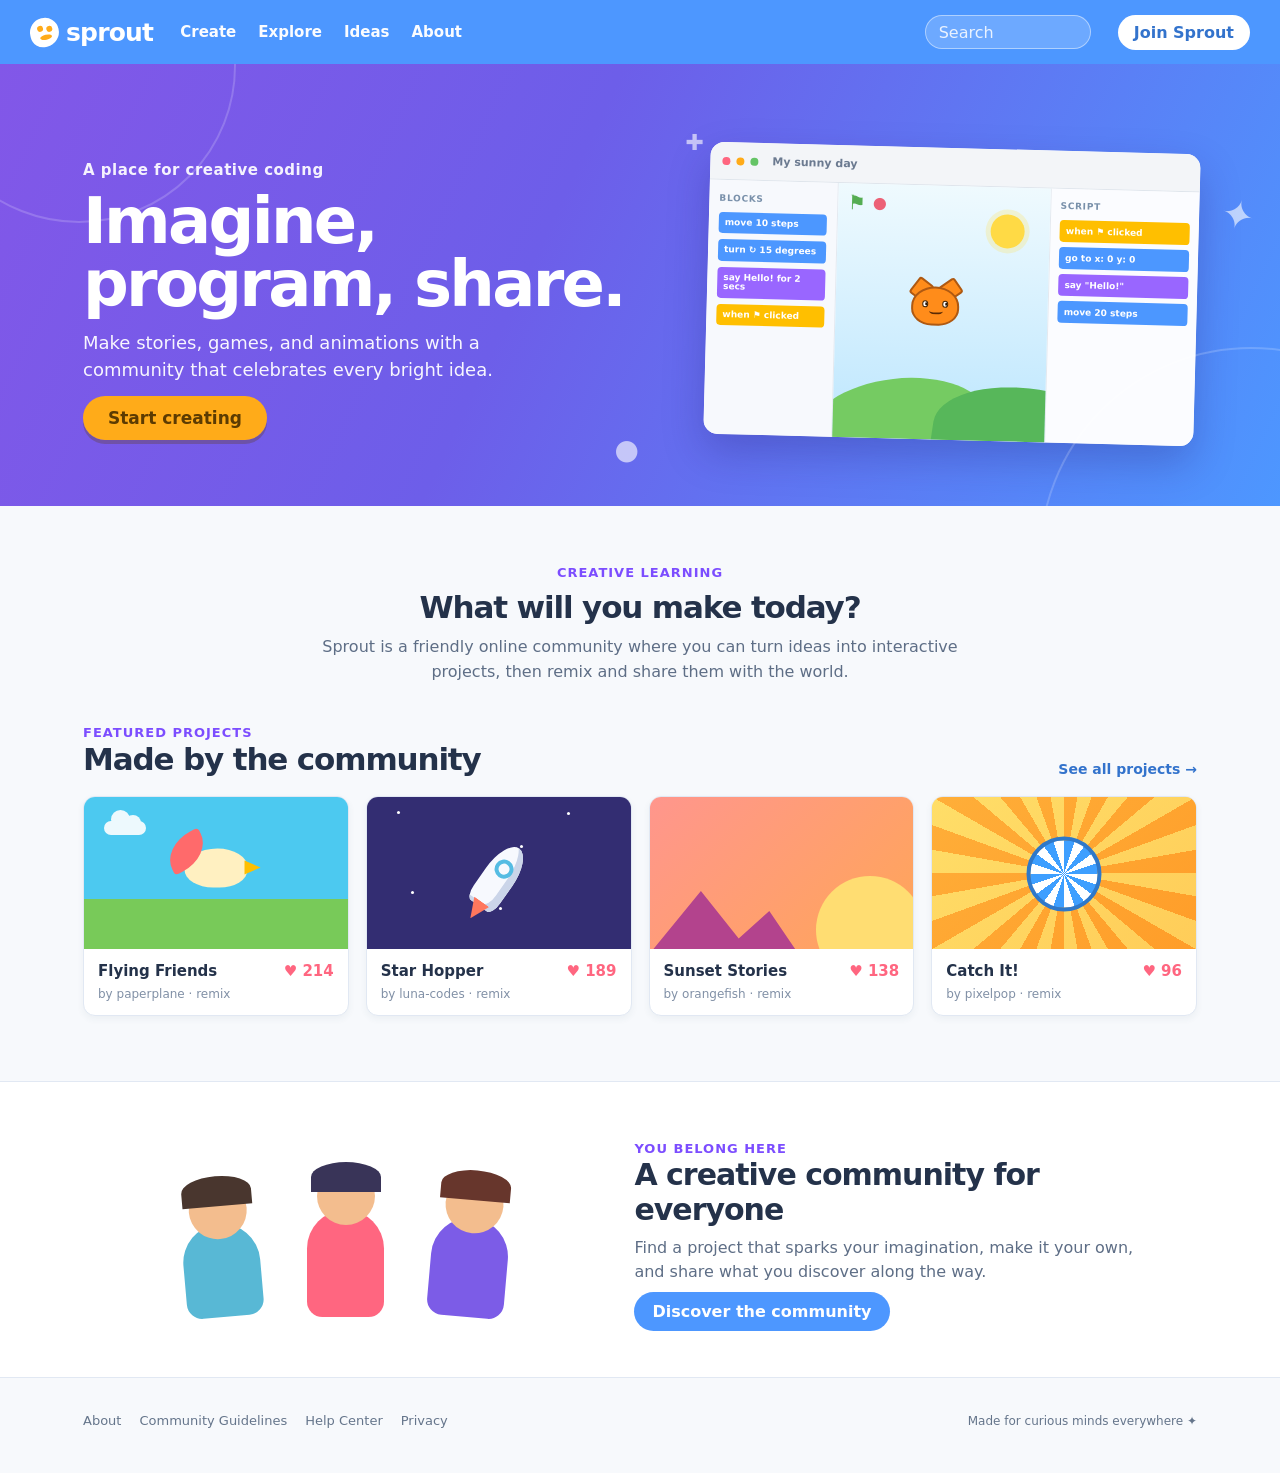
<file: scratch-inspired/index.html>
<!doctype html>
<html lang="en">
<head>
  <meta charset="utf-8">
  <meta name="viewport" content="width=device-width, initial-scale=1">
  <meta name="theme-color" content="#4d97ff">
  <title>Sprout — Make, play, share</title>
  <style>
    :root {
      --blue: #4d97ff;
      --blue-deep: #3373cc;
      --purple: #7c4dff;
      --ink: #24324a;
      --orange: #ffab19;
      --coral: #ff6680;
      --green: #65c466;
      --page: #f7f9fc;
      --line: #e1e8f3;
    }
    * { box-sizing: border-box; }
    html { scroll-behavior: smooth; }
    body { margin: 0; color: var(--ink); background: var(--page); font-family: "Avenir Next", "Nunito", system-ui, -apple-system, BlinkMacSystemFont, "Segoe UI", sans-serif; }
    button, input { font: inherit; }
    a { color: inherit; text-decoration: none; }
    .topbar { min-height: 64px; background: var(--blue); color: #fff; display: flex; align-items: center; padding: 0 max(24px, calc((100vw - 1220px) / 2)); gap: 27px; position: relative; z-index: 5; }
    .brand { display: inline-flex; align-items: center; font-size: 25px; font-weight: 900; letter-spacing: -.8px; white-space: nowrap; }
    .brand-mark { width: 29px; height: 29px; background: #fff; border-radius: 50% 48% 52% 44%; margin-right: 7px; position: relative; transform: rotate(-13deg); }
    .brand-mark:before, .brand-mark:after { content: ""; position: absolute; background: var(--orange); border-radius: 50%; }
    .brand-mark:before { width: 6px; height: 6px; left: 8px; top: 7px; box-shadow: 9px 2px 0 var(--orange); }
    .brand-mark:after { width: 12px; height: 5px; left: 9px; top: 17px; }
    nav { display: flex; gap: 22px; align-items: center; font-size: 15px; font-weight: 700; flex: 1; }
    nav a { opacity: .98; }
    nav a:hover { text-decoration: underline; text-underline-offset: 5px; }
    .search { background: rgba(255,255,255,.18); border: 1px solid rgba(255,255,255,.45); border-radius: 22px; height: 34px; width: 166px; color: white; outline: none; padding: 0 13px; }
    .search::placeholder { color: rgba(255,255,255,.85); }
    .join { background: #fff; color: var(--blue-deep); border: none; border-radius: 18px; font-weight: 900; padding: 8px 16px; cursor: pointer; }
    .menu-button { display:none; margin-left:auto; background:transparent; border:0; color:#fff; font-size:26px; cursor:pointer; }
    .hero { background: linear-gradient(115deg, #8257e8 0%, #6d5ee9 42%, #4d97ff 100%); overflow: hidden; position: relative; min-height: 442px; }
    .hero:before, .hero:after { content:""; position:absolute; border: 2px solid rgba(255,255,255,.18); border-radius:50%; }
    .hero:before { width: 310px; height: 310px; top:-155px; left:-78px; }
    .hero:after { width: 420px; height: 420px; right:-183px; bottom:-265px; }
    .hero-inner { max-width: 1170px; min-height: 442px; margin: auto; padding: 63px 28px 45px; display: grid; grid-template-columns: 1.08fr .92fr; gap: 48px; align-items: center; position: relative; }
    .hero-copy { color:#fff; z-index:1; }
    .hero-kicker { display:inline-block; color:rgba(255,255,255,.92); font-size:15px; font-weight:800; letter-spacing:.5px; margin-bottom:11px; }
    h1 { margin: 0 0 14px; max-width: 600px; font-size: clamp(42px, 5vw, 65px); line-height: .98; letter-spacing:-2.7px; }
    .hero-copy p { max-width: 485px; font-size: 18px; line-height: 1.5; margin: 0 0 25px; color: rgba(255,255,255,.94); }
    .cta { border: none; border-radius: 24px; padding: 12px 25px; background: var(--orange); color: #5c3b02; box-shadow: 0 4px 0 rgba(91,58,2,.28); font-size: 17px; font-weight: 900; cursor:pointer; transition: transform .16s, box-shadow .16s; }
    .cta:hover { transform: translateY(-2px); box-shadow: 0 6px 0 rgba(91,58,2,.23); }
    .editor { background: white; border-radius: 14px; height: 292px; padding: 0; box-shadow: 0 18px 40px rgba(36,27,117,.27); overflow:hidden; transform: rotate(1.5deg); position:relative; }
    .editor-top { height:38px; background:#f3f5f8; display:flex; align-items:center; padding:0 12px; gap:6px; border-bottom:1px solid #dfe5ec; }
    .dot { width:8px; height:8px; border-radius:50%; background:#ff6680; } .dot:nth-child(2){background:#ffab19}.dot:nth-child(3){background:#65c466}
    .project-name { margin-left:8px; color:#6b7a90; font-size:11px; font-weight:800; }
    .editor-main { display:grid; grid-template-columns: .75fr 1.24fr .87fr; height:254px; }
    .block-panel { background:#f7f9fd; padding:13px 10px; border-right:1px solid #e4e9f0; }
    .mini-title { font-size:9px; font-weight:900; text-transform:uppercase; color:#7990aa; letter-spacing:.7px; margin: 0 0 9px; }
    .block { color:#fff; font-size:9px; font-weight:800; margin:6px 0; padding:6px 6px; border-radius:4px; line-height:1.05; }
    .motion { background:#4c97ff; }.looks {background:#9966ff}.events{background:#ffbf00}.control{background:#ffab19}
    .stage { padding:10px; position:relative; background:linear-gradient(#effafe,#bce6fe); overflow:hidden; }
    .flag { color:#55ad52; font-size:20px; position:absolute; left:10px; top:7px; }.stop { color:#ec6176; font-size:16px; position:absolute; left:35px; top:9px; }
    .sun { width:34px;height:34px;border-radius:50%;background:#ffda45;position:absolute;right:25px;top:27px;box-shadow:0 0 0 5px rgba(255,218,69,.23); }
    .hill { position:absolute; bottom:-35px; left:-24px; width:180px; height:95px; border-radius:50% 50% 0 0; background:#75cb62; transform:rotate(-8deg); }.hill.two{left:100px;bottom:-42px;background:#57b75a;transform:rotate(7deg);width:200px;}
    .sprite { position:absolute; left:47%; top:47%; transform:translate(-50%,-50%); width:63px; height:50px; }
    .cat-head { position:absolute; width:48px;height:39px;left:7px;top:7px;background:#ff8c1a;border-radius:50% 50% 43% 43%;border:2px solid #af5911; }
    .ear {position:absolute;width:18px;height:20px;background:#ff8c1a;border:2px solid #af5911;transform:rotate(36deg);top:0;left:8px;border-radius:3px;}.ear.r{left:37px;transform:rotate(54deg)}
    .eye {position:absolute;width:6px;height:7px;background:#fff;border:1px solid #472604;border-radius:50%;top:21px;left:18px;z-index:1}.eye.r{left:38px}.pupil{width:2px;height:3px;border-radius:50%;background:#281202;position:absolute;top:1px;left:2px}.smile{position:absolute;width:14px;height:7px;border-bottom:2px solid #592a05;border-radius:50%;left:25px;top:28px;z-index:1}
    .code { padding:12px 9px; background:#fbfcff; border-left:1px solid #e4e9f0; }.code-block{font-size:9px;color:white;border-radius:4px;padding:6px;margin:5px 0;font-weight:800}.yellow{background:#ffbf00}.blue{background:#4c97ff}.purple{background:#9966ff}
    .float-shape { position:absolute; color:rgba(255,255,255,.62); font-size:40px; font-weight:900; z-index:0; animation: drift 6s ease-in-out infinite; }.shape-one{right:2%;top:29%;transform:rotate(15deg)}.shape-two{left:48%;bottom:9%;font-size:28px;animation-delay:-2s}.shape-three{right:45%;top:15%;font-size:22px;animation-delay:-4s}
    @keyframes drift{50%{translate:0 -10px;rotate:8deg}}
    .intro { max-width:750px; margin: 0 auto; text-align:center; padding:56px 24px 37px; }.eyebrow { color:var(--purple);font-size:13px;font-weight:900;letter-spacing:1px;text-transform:uppercase; }.intro h2,.section-heading h2 { font-size:31px;letter-spacing:-1.15px;margin:8px 0 10px; }.intro p { color:#5e6e86;line-height:1.55;margin:0;font-size:16px; }
    .projects { max-width:1170px; margin:0 auto; padding:0 28px 65px; }.section-heading { display:flex;align-items:end;justify-content:space-between;margin-bottom:19px; }.section-heading h2 { margin:0; }.all-link { color:var(--blue-deep);font-size:14px;font-weight:900; }.all-link:hover{text-decoration:underline}
    .cards { display:grid;grid-template-columns:repeat(4,1fr);gap:17px; }
    .card { background:#fff;border:1px solid var(--line);border-radius:12px;overflow:hidden;box-shadow:0 3px 7px rgba(55,77,108,.06); transition:transform .16s,box-shadow .16s; cursor:pointer; }.card:hover{transform:translateY(-5px);box-shadow:0 12px 22px rgba(55,77,108,.12)}
    .project-art { height:152px;position:relative;overflow:hidden; }.art-one{background:linear-gradient(#4cc9f0 0 67%,#78ca59 67%)}.art-two{background:#332d72}.art-three{background:linear-gradient(135deg,#ff968d,#ffa657)}.art-four{background:linear-gradient(135deg,#ffd75d,#ff9d29)}
    .cloud { position:absolute;width:42px;height:14px;border-radius:20px;background:#fff;left:20px;top:24px;opacity:.9; }.cloud:before,.cloud:after{content:"";position:absolute;border-radius:50%;background:#fff}.cloud:before{width:19px;height:19px;left:7px;bottom:6px}.cloud:after{width:16px;height:16px;right:5px;bottom:4px}
    .rocket{position:absolute;left:50%;top:50%;width:32px;height:70px;background:#f7f9fe;border-radius:60% 60% 24% 24%;transform:translate(-50%,-44%) rotate(35deg);box-shadow:inset -8px -4px 0 #cbd5e9}.rocket:before{content:"";position:absolute;width:11px;height:11px;border-radius:50%;border:4px solid #55bce3;left:6px;top:16px}.rocket:after{content:"";position:absolute;width:18px;height:20px;background:#ff775d;bottom:-15px;left:7px;clip-path:polygon(50% 100%,0 0,100% 0)}
    .space-dot{position:absolute;width:3px;height:3px;border-radius:50%;background:white;box-shadow:30px 14px white,100px -13px white,153px 48px white,44px 94px white,132px 110px white,200px 15px white}
    .sunset{position:absolute;width:108px;height:108px;border-radius:50%;background:#ffdd72;right:-11px;bottom:-35px}.mountain{position:absolute;width:180px;height:95px;bottom:-26px;left:-17px;background:#b3438d;clip-path:polygon(0 100%,38% 12%,59% 62%,76% 33%,100% 100%)}
    .bird{position:absolute;left:50%;top:47%;width:63px;height:39px;background:#fff0c1;border-radius:55% 50% 47% 48%;transform:translate(-50%,-50%)}.bird:before{content:"";position:absolute;width:42px;height:32px;background:#ff6a6b;border-radius:80% 10% 80% 10%;left:-19px;top:-13px;transform:rotate(-28deg)}.bird:after{content:"";position:absolute;border-left:16px solid #ffbf00;border-top:7px solid transparent;border-bottom:7px solid transparent;right:-13px;top:12px}
    .sunburst{position:absolute;inset:-100px;background:repeating-conic-gradient(#ff9d29 0 10deg,#ffe16d 10deg 20deg);opacity:.7}.ball{position:absolute;left:50%;top:51%;transform:translate(-50%,-50%);width:75px;height:75px;border-radius:50%;background:repeating-conic-gradient(#3e9fff 0 18deg,#fff 18deg 36deg);border:4px solid #2f78c9}
    .card-info{padding:13px 14px 14px}.card-info h3{font-size:15px;margin:0 0 7px}.byline{font-size:12px;color:#8190a6;margin:0}.heart{float:right;color:var(--coral);font-weight:800}
    .community { background:white;border-top:1px solid var(--line);border-bottom:1px solid var(--line);padding:56px 28px; }.community-inner{max-width:1050px;margin:auto;display:grid;grid-template-columns:1fr 1.15fr;gap:58px;align-items:center}.people{display:flex;align-items:end;justify-content:center;height:175px;position:relative}.person{position:absolute;width:77px;height:107px;border-radius:45px 45px 18px 18px;background:var(--coral);bottom:0}.person:before{content:"";position:absolute;width:58px;height:58px;border-radius:50%;background:#f3bd8e;top:-43px;left:10px}.person:after{content:"";position:absolute;width:70px;height:30px;border-radius:55% 55% 0 0;background:#393458;top:-48px;left:4px}.person.one{left:15%;height:93px;background:#58b8d5;transform:rotate(-5deg)}.person.two{z-index:2;background:#ff6680}.person.three{right:15%;height:99px;background:#7c5ce7;transform:rotate(5deg)}.person.three:after{background:#67362c}.person.one:after{background:#49362e}
    .community-copy h2{font-size:30px;letter-spacing:-1px;margin:0 0 9px}.community-copy p{color:#5e6e86;line-height:1.55;margin:0 0 17px}.small-cta{background:var(--blue);color:#fff;border:0;border-radius:20px;padding:10px 18px;font-weight:900;cursor:pointer}
    footer{max-width:1170px;margin:auto;padding:35px 28px 45px;color:#65758b;font-size:13px;display:flex;gap:18px;justify-content:space-between;align-items:center}.footer-links{display:flex;gap:18px;flex-wrap:wrap}.footer-links a:hover{text-decoration:underline}.license{font-size:12px}
    .modal-backdrop { position:fixed;inset:0;background:rgba(26,37,62,.47);display:none;align-items:center;justify-content:center;z-index:10;padding:22px; }.modal-backdrop.open{display:flex}.modal{width:min(430px,100%);background:white;border-radius:18px;padding:30px;text-align:center;box-shadow:0 24px 60px rgba(18,30,57,.33);position:relative}.close{position:absolute;right:13px;top:10px;background:transparent;border:0;font-size:25px;color:#68778d;cursor:pointer}.modal h2{margin:0 0 8px;font-size:27px}.modal p{margin:0 0 19px;color:#63738a;line-height:1.45}.modal input{width:100%;border:1px solid #cad5e4;border-radius:8px;padding:12px;margin-bottom:11px;outline-color:var(--blue)}.modal .cta{width:100%;box-shadow:none}
    @media(max-width:760px){.topbar{padding:0 20px;min-height:57px}.topbar nav,.search,.join{display:none}.menu-button{display:block}.topbar.menu-open{align-items:flex-start;padding-top:14px;flex-wrap:wrap}.topbar.menu-open nav{display:flex;order:3;flex-basis:100%;padding:6px 0 15px;flex-wrap:wrap;gap:13px}.hero-inner{grid-template-columns:1fr;padding:54px 25px 42px;gap:35px}.editor{max-width:430px;width:100%;margin:auto}.hero{min-height:unset}.cards{grid-template-columns:repeat(2,1fr)}.community-inner{grid-template-columns:1fr;gap:29px}.people{order:2}.community-copy{text-align:center}.section-heading h2,.intro h2{font-size:26px}footer{align-items:flex-start;flex-direction:column}.float-shape{display:none}}
    @media(max-width:410px){.cards{grid-template-columns:1fr}.project-art{height:170px}.brand{font-size:23px}}
  </style>
</head>
<body>
  <header class="topbar" id="topbar">
    <a class="brand" href="index.html" aria-label="Sprout home"><span class="brand-mark"></span>sprout</a>
    <nav aria-label="Main navigation"><a href="editor.html">Create</a><a href="explore.html">Explore</a><a href="about.html">Ideas</a><a href="about.html">About</a></nav>
    <input class="search" aria-label="Search projects" placeholder="Search">
    <a class="join" href="editor.html">Join Sprout</a>
    <button class="menu-button" aria-label="Open menu" aria-expanded="false" id="menu">☰</button>
  </header>

  <main id="home">
    <section class="hero">
      <span class="float-shape shape-one">✦</span><span class="float-shape shape-two">●</span><span class="float-shape shape-three">✚</span>
      <div class="hero-inner">
        <div class="hero-copy">
          <span class="hero-kicker">A place for creative coding</span>
          <h1>Imagine, program, share.</h1>
          <p>Make stories, games, and animations with a community that celebrates every bright idea.</p>
          <a class="cta" href="editor.html">Start creating</a>
        </div>
        <div class="editor" aria-label="A playful coding editor illustration">
          <div class="editor-top"><span class="dot"></span><span class="dot"></span><span class="dot"></span><span class="project-name">My sunny day</span></div>
          <div class="editor-main">
            <div class="block-panel"><p class="mini-title">Blocks</p><div class="block motion">move 10 steps</div><div class="block motion">turn ↻ 15 degrees</div><div class="block looks">say Hello! for 2 secs</div><div class="block events">when ⚑ clicked</div></div>
            <div class="stage"><span class="flag">⚑</span><span class="stop">●</span><span class="sun"></span><span class="hill"></span><span class="hill two"></span><div class="sprite"><span class="ear"></span><span class="ear r"></span><span class="cat-head"></span><span class="eye"><i class="pupil"></i></span><span class="eye r"><i class="pupil"></i></span><span class="smile"></span></div></div>
            <div class="code"><p class="mini-title">Script</p><div class="code-block yellow">when ⚑ clicked</div><div class="code-block blue">go to x: 0 y: 0</div><div class="code-block purple">say "Hello!"</div><div class="code-block blue">move 20 steps</div></div>
          </div>
        </div>
      </div>
    </section>

    <section class="intro" id="about"><span class="eyebrow">Creative learning</span><h2>What will you make today?</h2><p>Sprout is a friendly online community where you can turn ideas into interactive projects, then remix and share them with the world.</p></section>

    <section class="projects" id="explore">
      <div class="section-heading"><div><span class="eyebrow">Featured projects</span><h2>Made by the community</h2></div><a class="all-link" href="explore.html">See all projects →</a></div>
      <div class="cards">
        <a class="card" href="editor.html?project=flying"><div class="project-art art-one"><i class="cloud"></i><div class="bird"></div></div><div class="card-info"><h3>Flying Friends <span class="heart">♥ 214</span></h3><p class="byline">by paperplane · remix</p></div></a>
        <a class="card" href="editor.html?project=space"><div class="project-art art-two"><i class="space-dot"></i><div class="rocket"></div></div><div class="card-info"><h3>Star Hopper <span class="heart">♥ 189</span></h3><p class="byline">by luna-codes · remix</p></div></a>
        <a class="card" href="editor.html?project=sunset"><div class="project-art art-three"><div class="sunset"></div><div class="mountain"></div></div><div class="card-info"><h3>Sunset Stories <span class="heart">♥ 138</span></h3><p class="byline">by orangefish · remix</p></div></a>
        <a class="card" href="editor.html?project=catch"><div class="project-art art-four"><div class="sunburst"></div><div class="ball"></div></div><div class="card-info"><h3>Catch It! <span class="heart">♥ 96</span></h3><p class="byline">by pixelpop · remix</p></div></a>
      </div>
    </section>

    <section class="community" id="ideas"><div class="community-inner"><div class="people" aria-hidden="true"><span class="person one"></span><span class="person two"></span><span class="person three"></span></div><div class="community-copy"><span class="eyebrow">You belong here</span><h2>A creative community for everyone</h2><p>Find a project that sparks your imagination, make it your own, and share what you discover along the way.</p><a class="small-cta" href="about.html">Discover the community</a></div></div></section>
  </main>

  <footer><div class="footer-links"><a href="about.html">About</a><a href="about.html#guidelines">Community Guidelines</a><a href="about.html#help">Help Center</a><a href="about.html#privacy">Privacy</a></div><span class="license">Made for curious minds everywhere ✦</span></footer>
  <script>
    const menu = document.getElementById('menu');
    menu.addEventListener('click', () => { const open = document.getElementById('topbar').classList.toggle('menu-open'); menu.setAttribute('aria-expanded', open); menu.textContent = open ? '×' : '☰'; });
  </script>
</body>
</html>
</file>
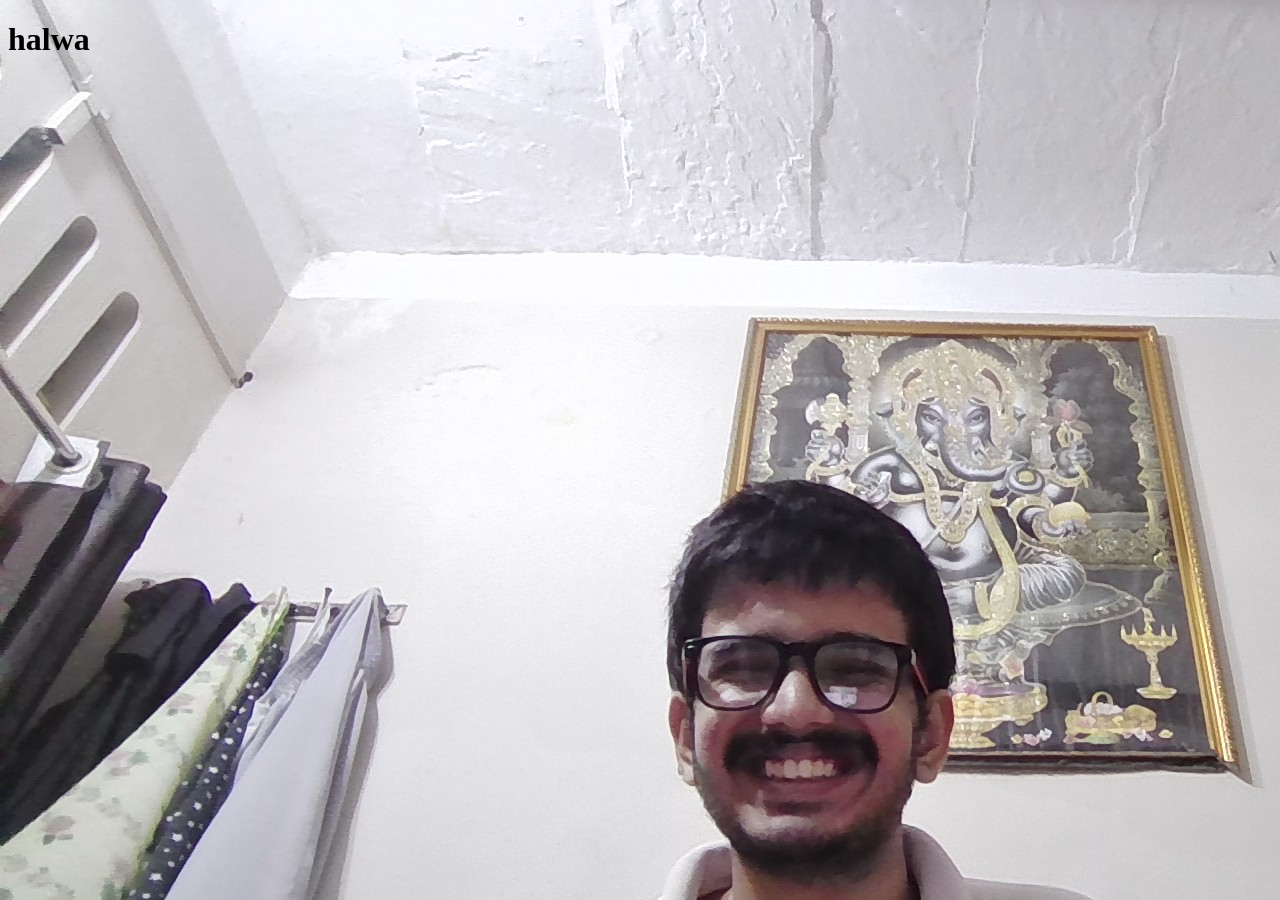
<file: html/backgroung.html>
<!DOCTYPE html>
<html>
    <head>
        <title>
            Kushagra Narayan
        </title>
    </head>
    <body style="background-image: url('WIN_20260717_20_16_58_Pro.jpg');">
        <h1>halwa</h1>
    </body>
</html>
</file>
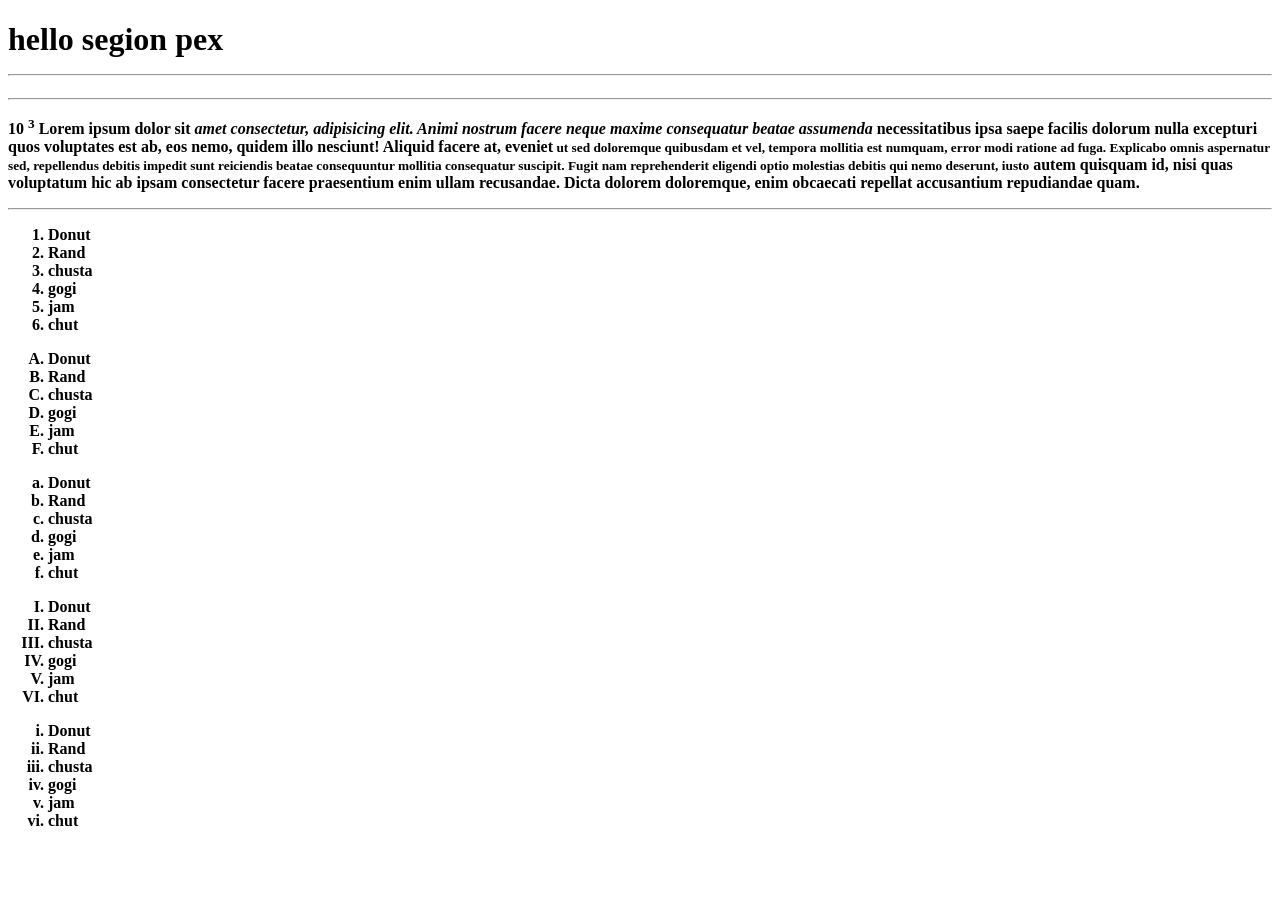
<file: html/chuchi.html>
<!DOCTYPE html>
<html>
    <head>
        <title>
            say gex
        </title>
        <body>
            <h1>
                hello segion pex         <!--nigger-->
            <hr>
            </h1>
            <hr>
        <p><b>
            10 <sup>3</sup> Lorem ipsum dolor sit <i>amet consectetur, adipisicing elit. Animi nostrum facere neque maxime consequatur beatae assumenda </i>necessitatibus ipsa saepe facilis dolorum nulla excepturi quos voluptates est ab, eos nemo, quidem illo nesciunt! Aliquid facere at, eveniet<small> ut sed doloremque quibusdam et vel, tempora mollitia est numquam, error modi ratione ad fuga. Explicabo omnis aspernatur sed, repellendus debitis impedit sunt reiciendis beatae consequuntur mollitia consequatur suscipit. Fugit nam reprehenderit eligendi optio molestias debitis qui nemo deserunt, iusto</small> autem quisquam id, nisi quas voluptatum hic ab ipsam consectetur facere praesentium enim ullam recusandae. Dicta dolorem doloremque, enim obcaecati repellat accusantium repudiandae quam.
        </p>
        <hr>
        <ol>
            <li>Donut</li>
            <li>Rand</li>
            <li>chusta</li>
            <li>gogi</li>
            <li>jam</li>
            <li>chut</li>
        </ol>
        <ol type="A">
            <li>Donut</li>
            <li>Rand</li>
            <li>chusta</li>
            <li>gogi</li>
            <li>jam</li>
            <li>chut</li>
        </ol>
        <ol type="a">
            <li>Donut</li>
            <li>Rand</li>
            <li>chusta</li>
            <li>gogi</li>
            <li>jam</li>
            <li>chut</li>
        </ol>
        <ol type="I">
            <li>Donut</li>
            <li>Rand</li>
            <li>chusta</li>
            <li>gogi</li>
            <li>jam</li>
            <li>chut</li>
        </ol>
        <ol type="i">
            <li>Donut</li>
            <li>Rand</li>
            <li>chusta</li>
            <li>gogi</li>
            <li>jam</li>
            <li>chut</li>
        </ol>

        </body>
    </head>
</file>
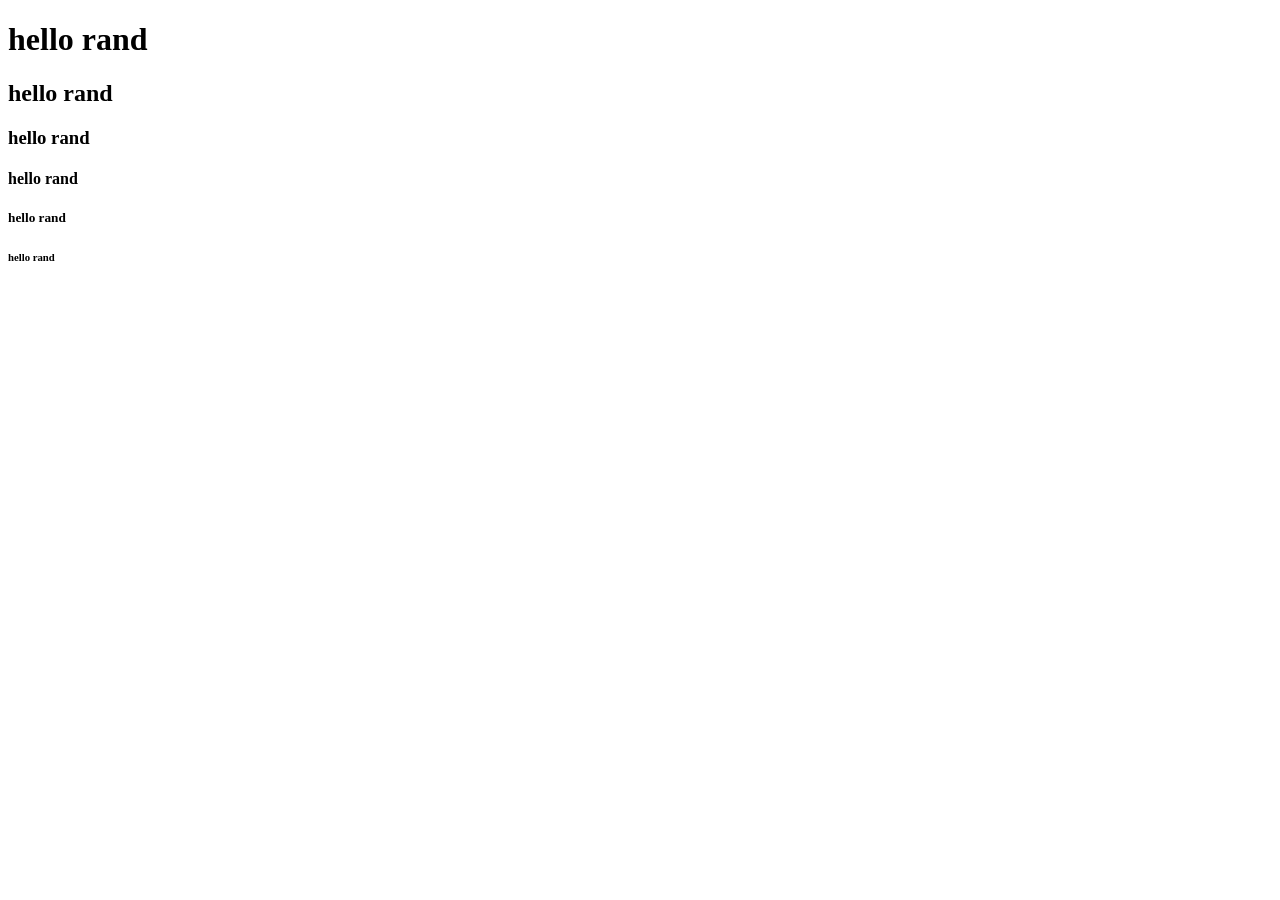
<file: html/GUNNI.html>
<!DOCTYPE html>
<html>
    <head>
        <title>
            rand chuchi
        </title>

    </head>
    <body>
        <h1>
            hello rand
        </h1>
        <h2>
            hello rand
        </h2>
        <h3>
            hello rand
        </h3>
        <h4>
            hello rand
        </h4>
        <h5>
            hello rand
        </h5>
        <h6>
            hello rand 
        </h6>
    </body>
</html>
</file>
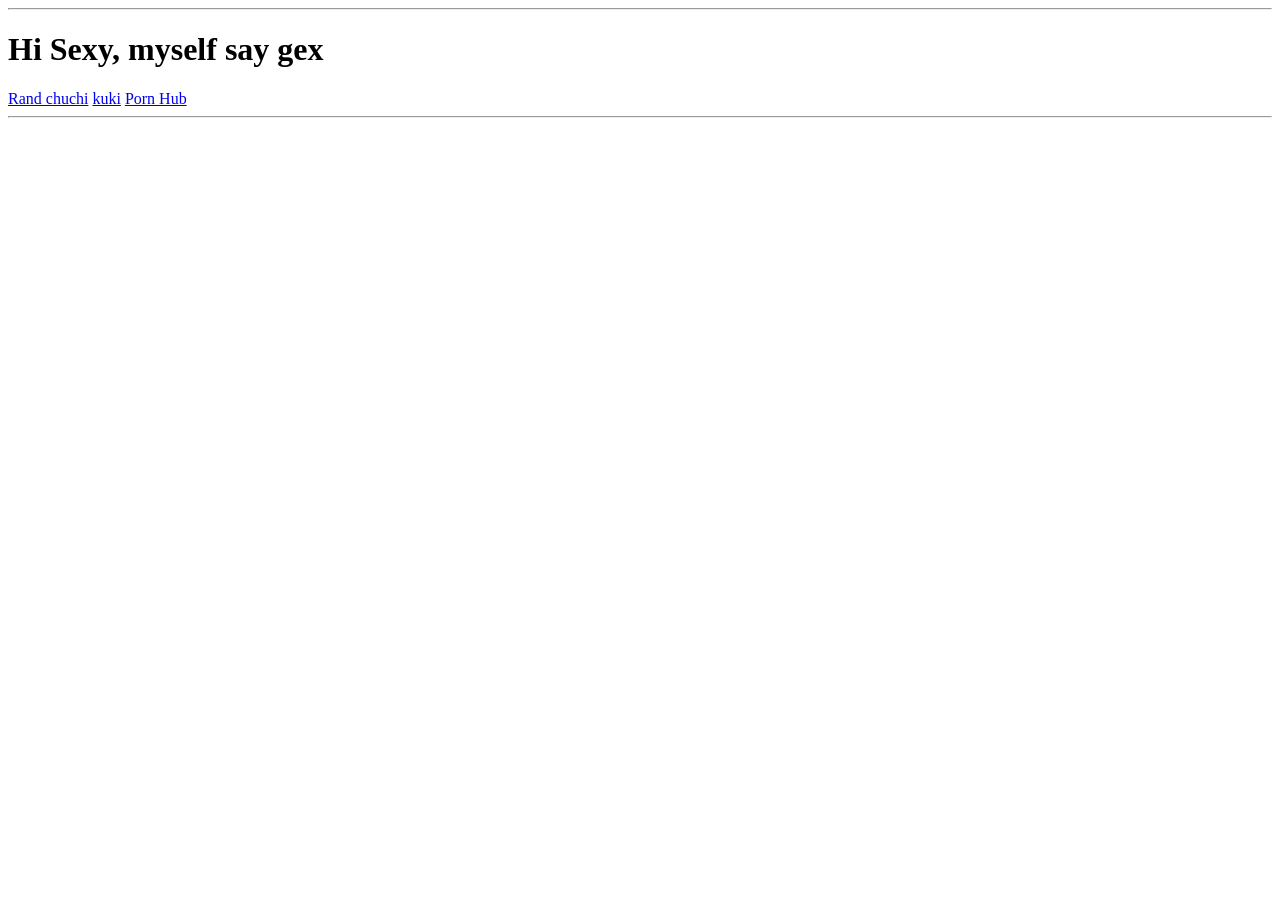
<file: html/hammer.html>
<!DOCTYPE html>
<html>
    <head>
        <title>
            Kushagra Narayan
        </title>
        <body>
            <hr>
            <h1>Hi Sexy, myself say gex</h1>
            <a href="GUNNI.html">Rand chuchi</a>
            <a href="niinii.html" target="_black">kuki</a>
            <a href="https://www.google.com" target="_blank">Porn Hub</a>
            <hr>
       </body>
    </head>
</file>
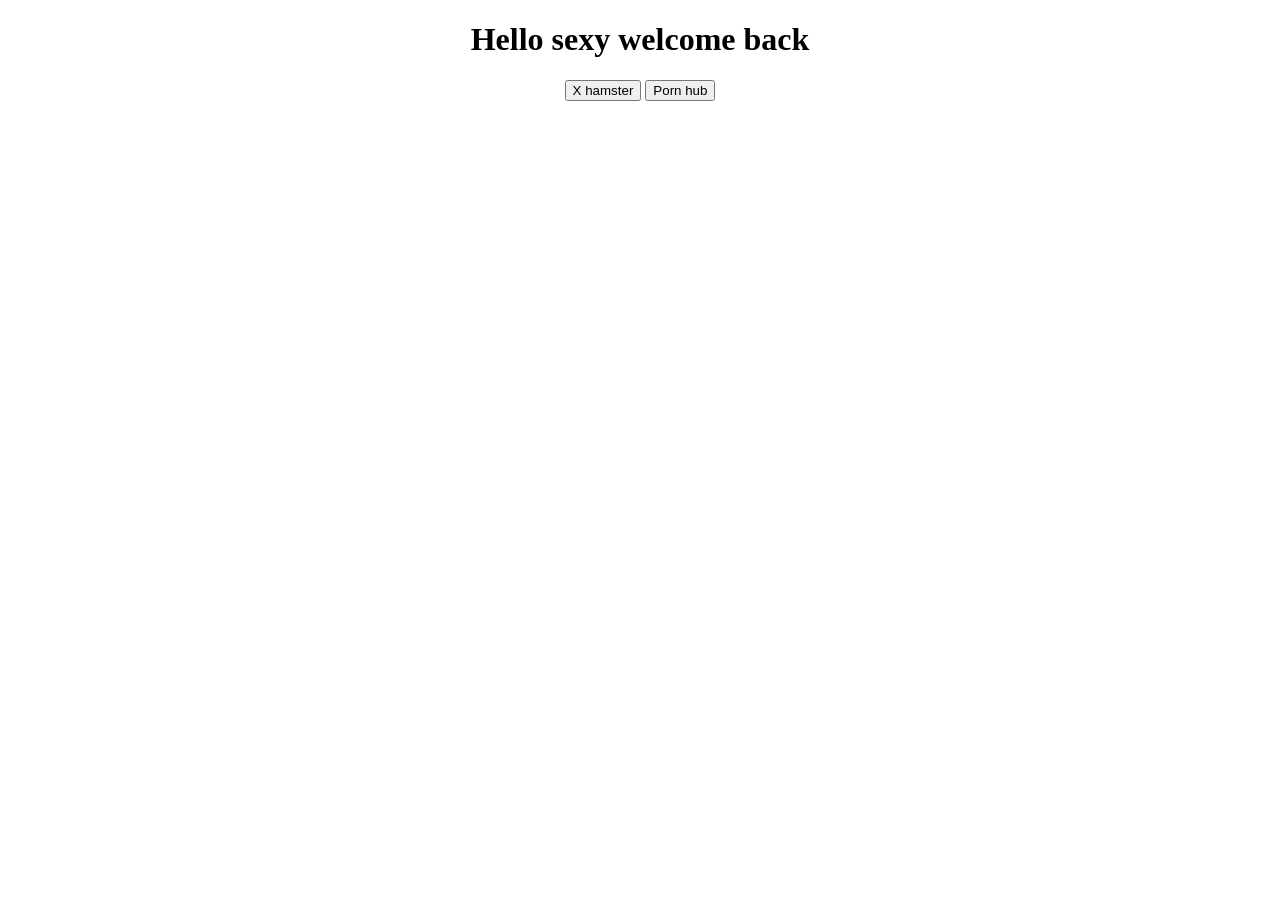
<file: html/paratha.html>
<!DOCTYPE html>
<html>
    <head>
        <title>
            Ninna dog
        </title>
        <style>
            body{
                text-align: center;
            }
        </style>
    </head>
    <body>
        <h1>Hello sexy welcome back</h1>
        <a href="chuchi.html" target="_blank"><button>X hamster</button></a>
        <a href="https://www.google.com" target="_blank"><button>Porn hub</button></a>
    </body>
</html>
</file>
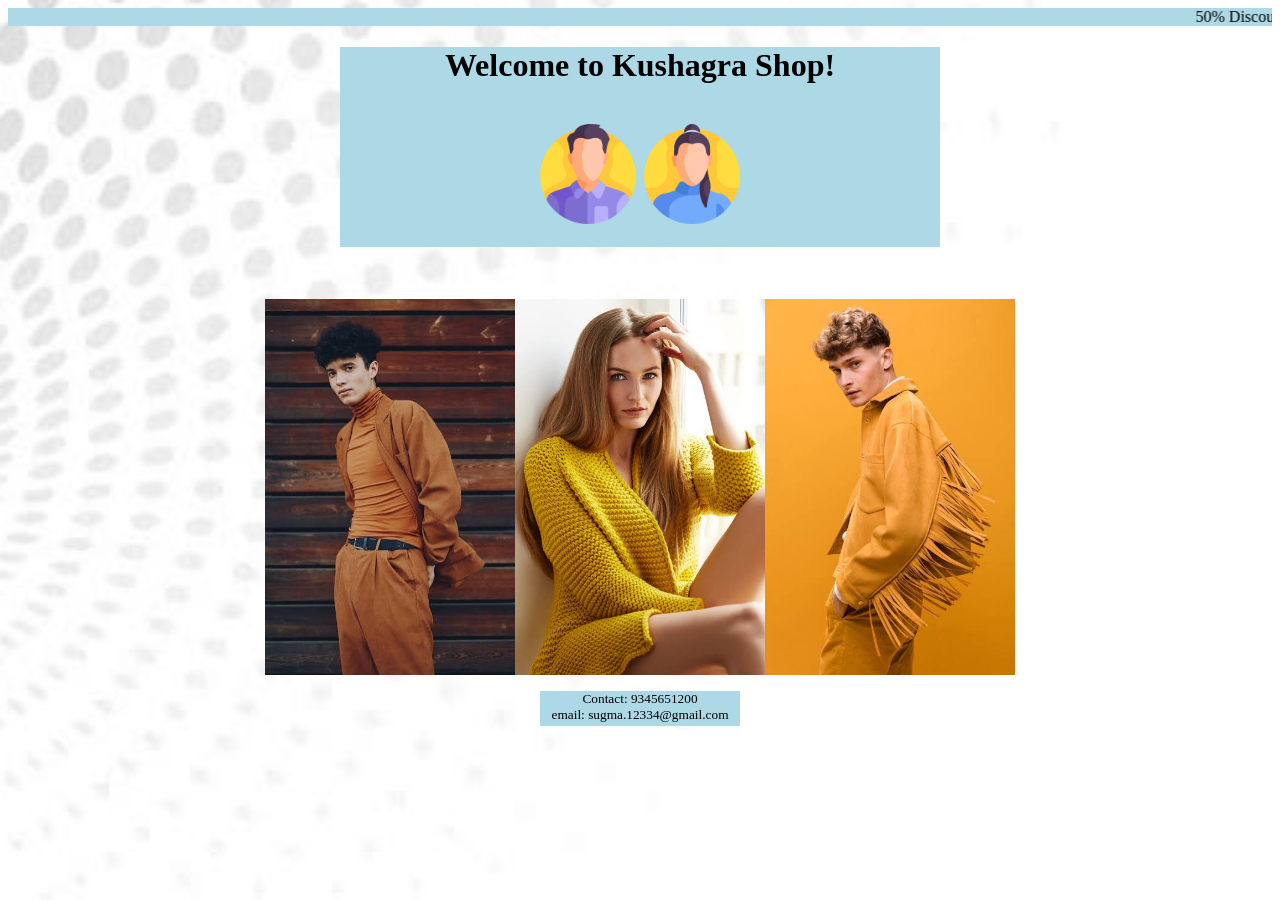
<file: Project/Homepage.html>
<!DOCTYPE>
<html>
    <head>
        <title>
            Hello
        </title>
    </head>
    <body style="background-image: url('images.jpg'); background-size: cover; background-position: center; background-repeat: no repeat;text-align: center;">
        <marquee style="background-color: lightblue;"> 50% Discount on all products on Friday!</marquee>
        <div style="width: 600px; height: 200px; background-color: lightblue; margin: auto;">
            <h1>Welcome to Kushagra Shop!</h1>
            <br>
            <a href="men.html"><img src="man.png" style="width: 100;"></a>
            <a href="women.html"><img src="woman.png" style="width: 100;"></a>
        </div>
        <br>
        <br>
        <figure style="display: flex; justify-content: center;">
            <img src="image1.jpg" style="width: 250px; height: auto;">
            <img src="image2.jpg" style="width: 250px; height: auto;">
            <img src="image3.jpg" style="width: 250px; height: auto;">
        </figure>
        <div style="width: 200px; height: 35px; background-color: lightblue; margin: auto;">
            <small style="text-align: center;">Contact: 9345651200</small><br>
            <small style="text-align: center;">email: sugma.12334@gmail.com</small>
        </div>
    </body>

</html>
</file>
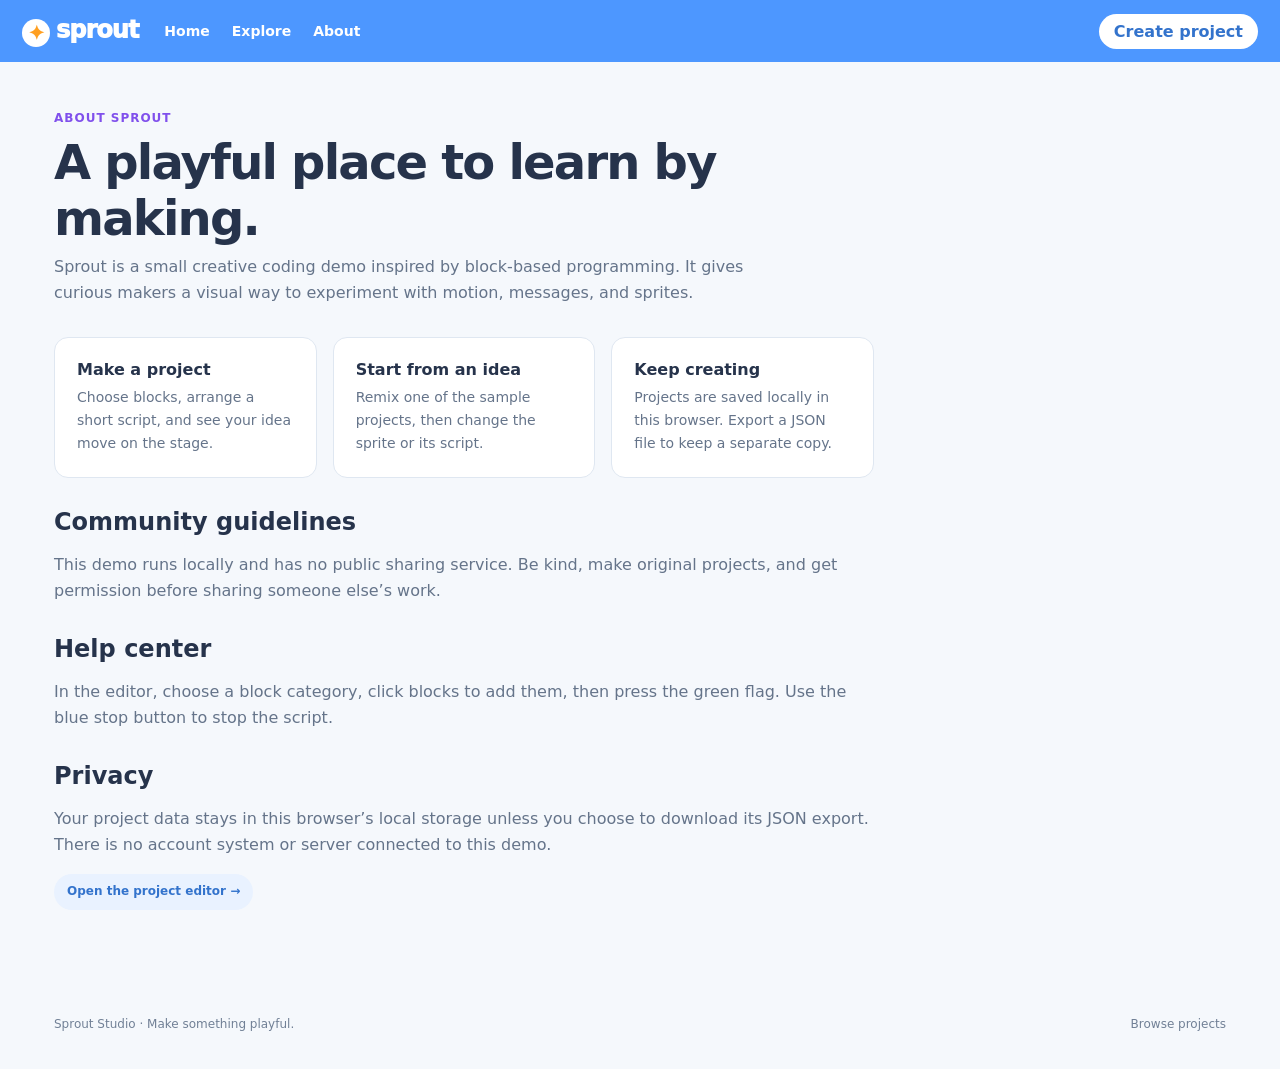
<file: scratch-inspired/about.html>
<!doctype html>
<html lang="en"><head><meta charset="utf-8"><meta name="viewport" content="width=device-width,initial-scale=1"><meta name="theme-color" content="#4d97ff"><title>About Sprout — Creative coding</title><link rel="stylesheet" href="site.css"></head>
<body><header class="site-nav"><a class="site-logo" href="index.html"><span>✦</span>sprout</a><nav class="site-links"><a href="index.html">Home</a><a href="explore.html">Explore</a><a href="about.html">About</a></nav><a class="nav-create" href="editor.html">Create project</a></header>
<main class="page"><div class="simple-content"><span class="page-kicker">About Sprout</span><h1>A playful place to learn by making.</h1><p class="page-lead">Sprout is a small creative coding demo inspired by block-based programming. It gives curious makers a visual way to experiment with motion, messages, and sprites.</p><div class="about-grid"><article class="about-tile"><b>Make a project</b><p>Choose blocks, arrange a short script, and see your idea move on the stage.</p></article><article class="about-tile"><b>Start from an idea</b><p>Remix one of the sample projects, then change the sprite or its script.</p></article><article class="about-tile"><b>Keep creating</b><p>Projects are saved locally in this browser. Export a JSON file to keep a separate copy.</p></article></div><h2 id="guidelines">Community guidelines</h2><p>This demo runs locally and has no public sharing service. Be kind, make original projects, and get permission before sharing someone else’s work.</p><h2 id="help">Help center</h2><p>In the editor, choose a block category, click blocks to add them, then press the green flag. Use the blue stop button to stop the script.</p><h2 id="privacy">Privacy</h2><p>Your project data stays in this browser’s local storage unless you choose to download its JSON export. There is no account system or server connected to this demo.</p><p><a class="remix" href="editor.html">Open the project editor →</a></p></div></main><footer class="site-footer"><span>Sprout Studio · Make something playful.</span><a href="explore.html">Browse projects</a></footer></body></html>
</file>
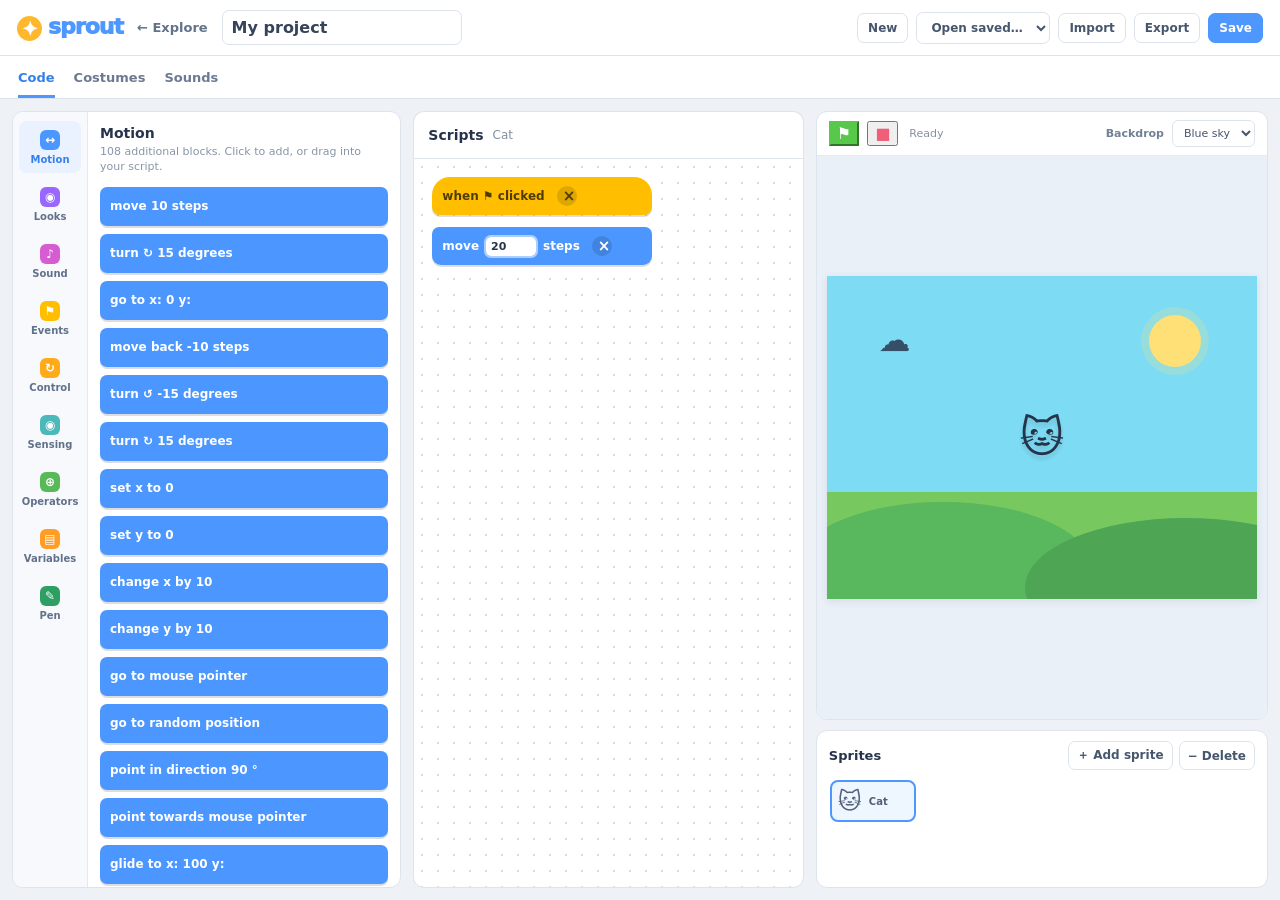
<file: scratch-inspired/editor.html>
<!doctype html>
<html lang="en"><head><meta charset="utf-8"><meta name="viewport" content="width=device-width,initial-scale=1"><meta name="theme-color" content="#4d97ff"><title>Project editor — Sprout Studio</title><link rel="stylesheet" href="site.css"><link rel="stylesheet" href="studio.css"><link rel="stylesheet" href="studio-responsive.css"></head>
<body class="studio-body"><header class="studio-nav"><a class="site-logo" href="index.html"><span>✦</span>sprout</a><a class="studio-back" href="explore.html">← Explore</a><input id="project-title" class="project-title" maxlength="50" aria-label="Project title" value="My project"><div class="studio-actions"><button id="new-button" title="Start a blank project">New</button><select id="saved-select" aria-label="Saved projects"><option value="">Open saved…</option></select><button id="import-button">Import</button><input class="file-input" id="import-file" type="file" accept="application/json,.json"><button id="export-button">Export</button><button id="save-button" class="save-button">Save</button></div></header>
<div class="editor-tabs"><a class="editor-tab active" href="#code">Code</a><a class="editor-tab" href="explore.html">Costumes</a><a class="editor-tab" href="about.html">Sounds</a></div>
<main class="studio-layout" id="code"><section class="code-side" aria-label="Code editor"><div class="category-rail"><button class="category active" data-cat="motion"><span class="category-icon">↔</span>Motion</button><button class="category" data-cat="looks"><span class="category-icon">◉</span>Looks</button><button class="category" data-cat="sound"><span class="category-icon">♪</span>Sound</button><button class="category" data-cat="events"><span class="category-icon">⚑</span>Events</button><button class="category" data-cat="control"><span class="category-icon">↻</span>Control</button><button class="category" data-cat="sensing"><span class="category-icon">◉</span>Sensing</button><button class="category" data-cat="operators"><span class="category-icon">⊕</span>Operators</button><button class="category" data-cat="variables"><span class="category-icon">▤</span>Variables</button><button class="category" data-cat="pen"><span class="category-icon">✎</span>Pen</button></div><div class="toolbox"><h2 id="toolbox-title">Motion</h2><p class="tool-hint">108 additional blocks. Click to add, or drag into your script.</p><div id="palette"></div></div></section>
<section class="script-side"><div class="script-header"><strong>Scripts</strong><span class="sprite-label" id="selected-label">Cat</span></div><div id="workspace" class="script-workspace" aria-label="Script workspace"></div></section>
<section class="right-side"><div class="stage-panel"><div class="stage-toolbar"><button id="run-button" class="green-flag" title="Run script">⚑</button><button id="stop-button" class="stop-button" title="Stop script">■</button><span id="run-state" class="run-state">Ready</span><label for="backdrop-select">Backdrop</label><select id="backdrop-select" aria-label="Choose backdrop"><option value="sky">Blue sky</option><option value="space">Space</option><option value="sunset">Sunset</option><option value="ocean">Ocean</option><option value="custom">Custom</option></select></div><div class="stage-wrap"><div id="stage" class="stage-canvas"><canvas id="pen-layer" class="pen-layer" width="480" height="360"></canvas><span class="stage-cloud">☁</span><span class="stage-sun"></span><span class="stage-hill"></span><span class="stage-hill hill-two"></span><div id="variable-monitors" class="variable-monitors"></div><div id="stage-sprites"></div></div></div></div><div class="sprite-panel"><div class="sprite-panel-top"><strong>Sprites</strong><div class="sprite-actions"><button id="add-sprite">＋ Add sprite</button><button id="delete-sprite" title="Delete selected sprite">− Delete</button></div></div><div id="sprite-list" class="sprite-list"></div></div></section></main><div class="toast" id="toast" role="status"></div><script src="block-library.js"></script><script src="studio.js"></script></body></html>
</file>
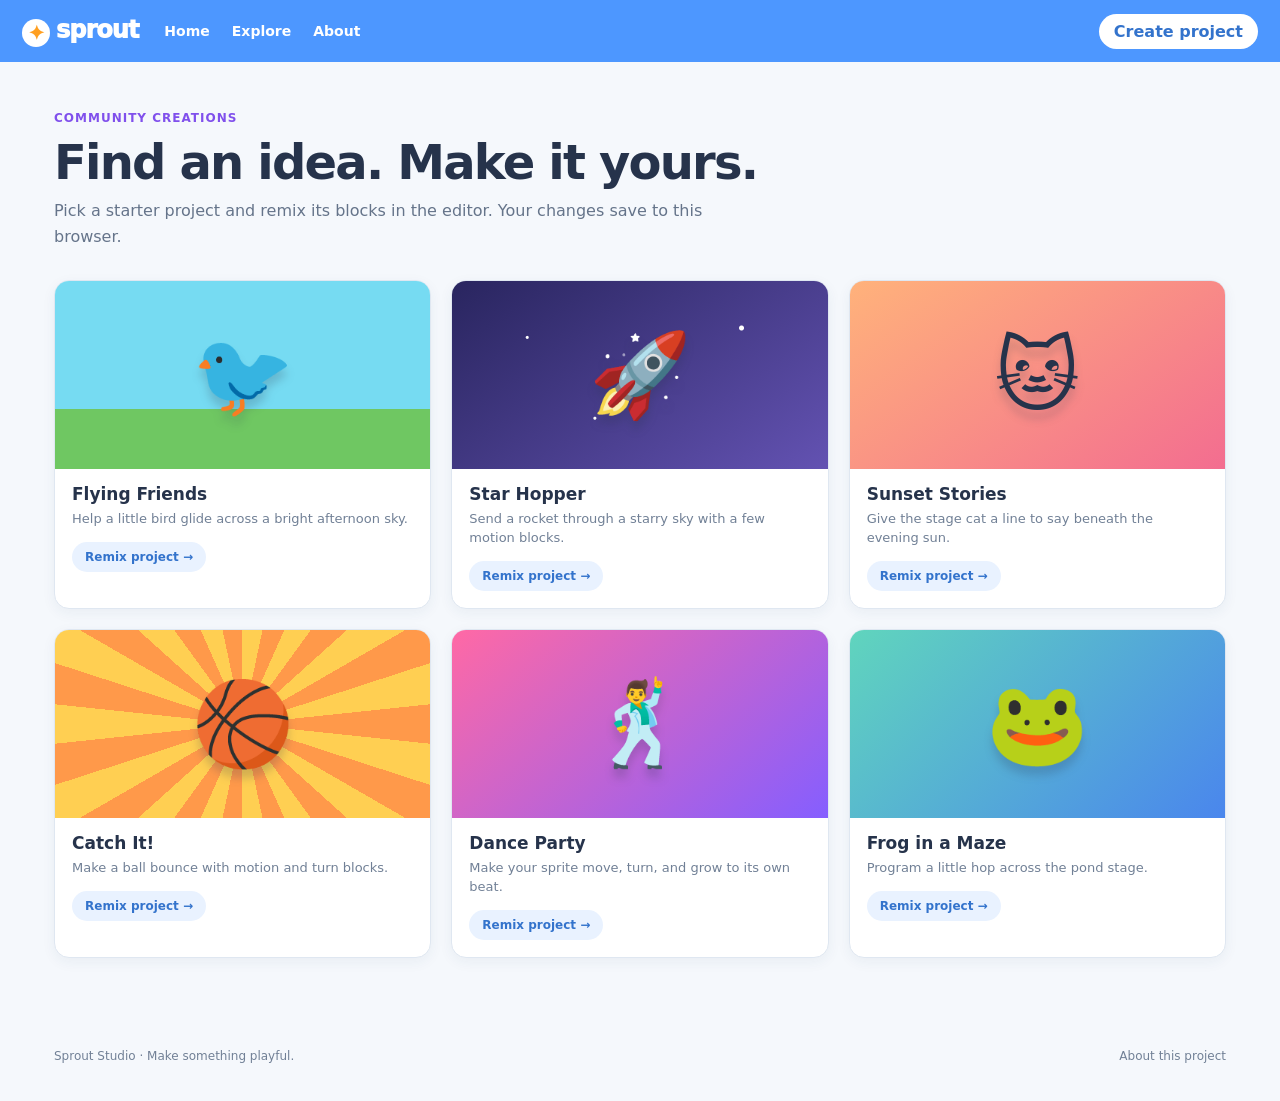
<file: scratch-inspired/explore.html>
<!doctype html>
<html lang="en"><head><meta charset="utf-8"><meta name="viewport" content="width=device-width,initial-scale=1"><meta name="theme-color" content="#4d97ff"><title>Explore projects — Sprout</title><link rel="stylesheet" href="site.css"></head>
<body><header class="site-nav"><a class="site-logo" href="index.html"><span>✦</span>sprout</a><nav class="site-links"><a href="index.html">Home</a><a href="explore.html">Explore</a><a href="about.html">About</a></nav><a class="nav-create" href="editor.html">Create project</a></header>
<main class="page"><span class="page-kicker">Community creations</span><h1>Find an idea. Make it yours.</h1><p class="page-lead">Pick a starter project and remix its blocks in the editor. Your changes save to this browser.</p><section class="project-grid" aria-label="Starter projects">
<article class="project-card"><div class="project-visual visual-flying"><span class="visual-emoji">🐦</span></div><div class="project-card-body"><h2>Flying Friends</h2><p>Help a little bird glide across a bright afternoon sky.</p><a class="remix" href="editor.html?project=flying">Remix project →</a></div></article>
<article class="project-card"><div class="project-visual visual-space"><span class="visual-emoji">🚀</span></div><div class="project-card-body"><h2>Star Hopper</h2><p>Send a rocket through a starry sky with a few motion blocks.</p><a class="remix" href="editor.html?project=space">Remix project →</a></div></article>
<article class="project-card"><div class="project-visual visual-sunset"><span class="visual-emoji">🐱</span></div><div class="project-card-body"><h2>Sunset Stories</h2><p>Give the stage cat a line to say beneath the evening sun.</p><a class="remix" href="editor.html?project=sunset">Remix project →</a></div></article>
<article class="project-card"><div class="project-visual visual-catch"><span class="visual-emoji">🏀</span></div><div class="project-card-body"><h2>Catch It!</h2><p>Make a ball bounce with motion and turn blocks.</p><a class="remix" href="editor.html?project=catch">Remix project →</a></div></article>
<article class="project-card"><div class="project-visual visual-dance"><span class="visual-emoji">🕺</span></div><div class="project-card-body"><h2>Dance Party</h2><p>Make your sprite move, turn, and grow to its own beat.</p><a class="remix" href="editor.html?project=dance">Remix project →</a></div></article>
<article class="project-card"><div class="project-visual visual-maze"><span class="visual-emoji">🐸</span></div><div class="project-card-body"><h2>Frog in a Maze</h2><p>Program a little hop across the pond stage.</p><a class="remix" href="editor.html?project=maze">Remix project →</a></div></article>
</section></main><footer class="site-footer"><span>Sprout Studio · Make something playful.</span><a href="about.html">About this project</a></footer></body></html>
</file>
<file: scratch-inspired/site.css>
:root{--blue:#4d97ff;--blue-dark:#3373cc;--purple:#8050ec;--ink:#26334b;--muted:#718096;--page:#f5f8fc;--line:#dfe7f1;--orange:#ffbd35;--green:#5cbf63}
*{box-sizing:border-box}body{margin:0;background:var(--page);color:var(--ink);font-family:"Avenir Next",Nunito,system-ui,-apple-system,"Segoe UI",sans-serif}a{color:inherit;text-decoration:none}button,input,select{font:inherit}.site-nav{min-height:62px;background:var(--blue);color:#fff;display:flex;align-items:center;gap:26px;padding:0 max(22px,calc((100vw - 1280px)/2));position:relative;z-index:5}.site-logo{font-size:24px;font-weight:950;letter-spacing:-1px;white-space:nowrap}.site-logo span{display:inline-grid;place-items:center;width:28px;height:28px;background:#fff;color:#ff9f20;border-radius:50%;margin-right:6px;font-size:20px;vertical-align:-2px}.site-links{display:flex;align-items:center;gap:22px;font-weight:750;font-size:14px;flex:1}.site-links a:hover{text-decoration:underline;text-underline-offset:5px}.nav-create{background:#fff;color:var(--blue-dark);font-weight:900;padding:8px 15px;border-radius:20px}.site-footer{max-width:1220px;margin:auto;padding:29px 24px 38px;display:flex;justify-content:space-between;gap:16px;flex-wrap:wrap;color:var(--muted);font-size:12px}.page{max-width:1220px;margin:auto;padding:45px 24px 62px}.page-kicker{color:var(--purple);text-transform:uppercase;letter-spacing:1px;font-size:12px;font-weight:900}.page h1{font-size:clamp(32px,4vw,48px);letter-spacing:-1.8px;margin:8px 0}.page-lead{color:#65748a;max-width:700px;line-height:1.6;margin:0}.project-grid{display:grid;grid-template-columns:repeat(3,minmax(0,1fr));gap:20px;margin-top:31px}.project-card{background:#fff;border:1px solid var(--line);border-radius:15px;overflow:hidden;box-shadow:0 4px 14px rgba(39,61,96,.06);transition:.18s}.project-card:hover{transform:translateY(-4px);box-shadow:0 12px 24px rgba(39,61,96,.12)}.project-visual{height:188px;display:grid;place-items:center;font-size:82px;position:relative;overflow:hidden}.visual-flying{background:linear-gradient(#76dbf2 0 68%,#6fc762 68%)}.visual-space{background:radial-gradient(circle at 20% 30%,#fff 0 1px,transparent 2px),radial-gradient(circle at 77% 25%,#fff 0 2px,transparent 3px),radial-gradient(circle at 38% 73%,#fff 0 1px,transparent 2px),linear-gradient(145deg,#29255f,#6352b2)}.visual-sunset{background:linear-gradient(145deg,#ffb27b,#f36d90)}.visual-catch{background:repeating-conic-gradient(#ffcf52 0 12deg,#ff994a 12deg 24deg)}.visual-dance{background:linear-gradient(140deg,#ff69a5,#855eff)}.visual-maze{background:linear-gradient(135deg,#60d5bd,#4a86ed)}.visual-emoji{filter:drop-shadow(0 9px 4px #26334b33);z-index:1}.project-card-body{padding:15px 17px 17px}.project-card h2{font-size:17px;margin:0 0 6px}.project-card p{font-size:13px;color:var(--muted);margin:0 0 13px;line-height:1.45}.remix{display:inline-block;background:#e9f2ff;color:var(--blue-dark);padding:8px 13px;border-radius:18px;font-size:12px;font-weight:900}.about-grid{display:grid;grid-template-columns:repeat(3,1fr);gap:16px;margin-top:30px}.about-tile{background:#fff;border:1px solid var(--line);border-radius:14px;padding:22px}.about-tile b{display:block;margin-bottom:7px}.about-tile p{color:var(--muted);line-height:1.55;font-size:14px;margin:0}.simple-content{max-width:820px}.simple-content h2{margin:30px 0 8px}.simple-content p{color:#65748a;line-height:1.65}
@media(max-width:720px){.site-nav{padding:11px 17px;flex-wrap:wrap;gap:14px}.site-links{order:3;flex-basis:100%;gap:17px;overflow:auto;padding-bottom:3px}.project-grid{grid-template-columns:repeat(2,minmax(0,1fr))}.about-grid{grid-template-columns:1fr}.page{padding:34px 18px 45px}}
@media(max-width:470px){.project-grid{grid-template-columns:1fr}.project-visual{height:205px}.nav-create{margin-left:auto}}
</file>
<file: scratch-inspired/studio.css>
.studio-body{height:100vh;min-height:650px;overflow:hidden;background:#eef2f7;display:flex;flex-direction:column}.studio-nav{height:56px;min-height:56px;background:#fff;display:flex;align-items:center;gap:14px;padding:0 17px;border-bottom:1px solid #dce3ed;z-index:4}.studio-nav .site-logo{font-size:22px;color:var(--blue)}.studio-nav .site-logo span{background:#ffb82e;color:#fff;width:25px;height:25px}.studio-back{color:#62728a;font-weight:800;font-size:13px}.project-title{border:1px solid #dce3ed;border-radius:7px;padding:7px 9px;width:min(240px,28vw);font-weight:750;color:#35445a}.studio-actions{margin-left:auto;display:flex;align-items:center;gap:8px}.studio-actions button,.studio-actions select,.stage-tools button,.sprite-actions button{border:1px solid #dce3ed;background:#fff;color:#46566e;border-radius:7px;padding:7px 10px;font-size:12px;font-weight:800;cursor:pointer}.studio-actions button:hover,.stage-tools button:hover,.sprite-actions button:hover{background:#f2f7ff;border-color:#b9d2f5}.studio-actions .save-button{background:#4d97ff;border-color:#4d97ff;color:#fff}.studio-actions .save-button:hover{background:#347fe9}.editor-tabs{height:43px;min-height:43px;background:#fff;border-bottom:1px solid #dce3ed;display:flex;align-items:stretch;padding:0 18px;gap:19px}.editor-tab{display:flex;align-items:center;color:#6b7a90;font-size:13px;font-weight:800;border-bottom:3px solid transparent;padding-top:3px}.editor-tab.active{color:#347fe9;border-color:#4d97ff}.studio-layout{min-height:0;flex:1;display:grid;grid-template-columns:minmax(318px,38%) minmax(400px,1fr);gap:12px;padding:12px}.code-side{min-height:0;display:grid;grid-template-columns:75px minmax(220px,1fr);background:#fff;border-radius:11px;overflow:hidden;border:1px solid #dde4ee}.category-rail{background:#f7f9fc;border-right:1px solid #e5eaf1;padding:9px 6px;display:flex;flex-direction:column;gap:5px}.category{border:0;background:transparent;color:#62718a;border-radius:8px;min-height:52px;display:flex;flex-direction:column;align-items:center;justify-content:center;gap:4px;font-size:10px;font-weight:800;cursor:pointer}.category-icon{width:20px;height:20px;border-radius:6px;background:#4c97ff;color:#fff;display:grid;place-items:center;font-size:12px}.category[data-cat="looks"] .category-icon{background:#9966ff}.category[data-cat="events"] .category-icon{background:#ffbf00}.category[data-cat="control"] .category-icon{background:#ffab19}.category.active{background:#eaf2ff;color:#347fe9}.toolbox{padding:13px 12px;overflow:auto}.toolbox h2{font-size:14px;margin:0 0 3px}.tool-hint{font-size:11px;color:#8895a8;margin:0 0 12px;line-height:1.4}.palette-block{color:#fff;font-size:12px;font-weight:800;min-height:39px;padding:8px 10px;margin-bottom:8px;border-radius:7px;display:flex;align-items:center;gap:6px;cursor:grab;box-shadow:0 2px 0 #0002;user-select:none}.palette-block:active{cursor:grabbing}.palette-block.motion,.script-block.motion{background:#4c97ff}.palette-block.looks,.script-block.looks{background:#9966ff}.palette-block.events,.script-block.events{background:#ffbf00;color:#513c00}.palette-block.control,.script-block.control{background:#ffab19;color:#63430a}.palette-block input,.script-block input{width:50px;max-width:72px;padding:3px 5px;border:0;border-radius:5px;color:#26334b;font-weight:700;outline:2px solid #ffffff88}.script-side{min-height:0;display:flex;flex-direction:column;position:relative}.script-header{height:47px;min-height:47px;background:#fff;border-radius:11px 11px 0 0;border:1px solid #dde4ee;border-bottom:0;display:flex;align-items:center;padding:0 14px;gap:9px}.script-header strong{font-size:14px}.sprite-label{color:#8390a3;font-size:12px}.script-workspace{flex:1;min-height:200px;overflow:auto;background-color:#fff;border:1px solid #dde4ee;border-radius:0 0 11px 11px;padding:18px;background-image:radial-gradient(#d5dce7 1px,transparent 1px);background-size:16px 16px}.script-workspace.drag-over{background-color:#f3f8ff;outline:2px dashed #4d97ff;outline-offset:-7px}.script-block{width:max-content;max-width:100%;min-width:220px;display:flex;align-items:center;gap:7px;color:white;font-size:12px;font-weight:800;padding:9px 10px;border-radius:7px 7px 9px 9px;margin:0 0 5px;position:relative;box-shadow:0 2px 0 #0002}.script-block.event{border-radius:18px 18px 8px 8px;margin-bottom:12px}.script-block .remove-block{border:0;background:#0002;color:inherit;border-radius:50%;width:20px;height:20px;font-size:15px;line-height:1;cursor:pointer;margin-left:5px}.script-block input{font-size:11px}.workspace-empty{font-size:12px;color:#9aa5b5;pointer-events:none;padding:8px}.right-side{min-height:0;display:grid;grid-template-rows:minmax(300px,1fr) 158px;gap:10px}.stage-panel,.sprite-panel{background:#fff;border:1px solid #dde4ee;border-radius:11px;overflow:hidden;display:flex;flex-direction:column}.stage-toolbar{height:44px;min-height:44px;display:flex;align-items:center;gap:8px;padding:0 12px;border-bottom:1px solid #e7ecf2}.green-flag{background:#58c84b!important;color:#fff!important;border-color:#58c84b!important}.stop-button{color:#ef6078!important}.run-state{font-size:11px;color:#8491a5;margin-left:3px}.stage-toolbar label{font-size:11px;color:#718096;font-weight:800;margin-left:auto}.stage-toolbar select{border:1px solid #dce3ed;border-radius:6px;padding:5px 7px;font-size:11px;color:#46566e;background:white}.stage-wrap{flex:1;min-height:0;display:grid;place-items:center;background:#eaf0f7;padding:10px}.stage-canvas{width:min(100%,480px);aspect-ratio:4/3;max-height:100%;position:relative;overflow:hidden;background:linear-gradient(#7ddcf4 0 67%,#76c85f 67%);box-shadow:0 2px 8px #1e33531c}.stage-canvas.backdrop-space{background:radial-gradient(circle at 15% 20%,#fff 0 1px,transparent 2px),radial-gradient(circle at 62% 17%,#fff 0 1px,transparent 2px),radial-gradient(circle at 86% 34%,#fff 0 2px,transparent 3px),radial-gradient(circle at 25% 71%,#fff 0 1px,transparent 2px),linear-gradient(145deg,#232254,#5645a0)}.stage-canvas.backdrop-sunset{background:linear-gradient(#ff9a82 0 63%,#714e9e 63%)}.stage-canvas.backdrop-ocean{background:linear-gradient(#5bd1e8 0 55%,#238dbd 55%)}.stage-cloud{position:absolute;left:12%;top:14%;font-size:32px;opacity:.83;pointer-events:none}.stage-sun{position:absolute;right:13%;top:12%;height:52px;width:52px;border-radius:50%;background:#ffe076;box-shadow:0 0 0 8px #ffe07630;pointer-events:none}.stage-hill{position:absolute;left:-8%;bottom:-13%;width:70%;height:43%;border-radius:50%;background:#59b75e;pointer-events:none}.stage-hill.hill-two{left:46%;bottom:-18%;width:75%;background:#4ea655}.backdrop-sunset .stage-hill{background:#b34c86}.backdrop-sunset .stage-hill.hill-two{background:#794d91}.backdrop-ocean .stage-hill{background:#268ab0}.backdrop-ocean .stage-hill.hill-two{background:#20789e}.stage-sprite{position:absolute;left:50%;top:50%;width:50px;height:50px;display:grid;place-items:center;font-size:43px;line-height:1;transform:translate(-50%,-50%);cursor:pointer;user-select:none;filter:drop-shadow(0 4px 2px #0002);transition:left .2s,top .2s,transform .2s}.speech{position:absolute;left:50%;bottom:calc(100% + 8px);background:#fff;border:1px solid #c9d2df;border-radius:13px;padding:6px 9px;white-space:nowrap;font-size:12px;box-shadow:0 2px 7px #22344a22;display:none;color:#35445a}.speech.show{display:block}.sprite-panel{padding:10px 12px}.sprite-panel-top{display:flex;justify-content:space-between;align-items:center;margin-bottom:9px}.sprite-panel-top strong{font-size:13px}.sprite-actions{display:flex;gap:6px}.sprite-actions button{padding:5px 8px}.sprite-list{display:flex;gap:9px;overflow:auto;padding:1px 1px 4px}.sprite-thumb{min-width:86px;border:2px solid #e0e6ee;border-radius:8px;padding:6px;background:#fff;display:flex;align-items:center;gap:7px;cursor:pointer;text-align:left;color:#516078}.sprite-thumb.selected{border-color:#4d97ff;background:#eef6ff}.sprite-thumb span:first-child{font-size:23px}.sprite-thumb b{font-size:10px;display:block;max-width:43px;overflow:hidden;text-overflow:ellipsis}.toast{position:fixed;bottom:16px;left:50%;transform:translate(-50%,15px);background:#27364c;color:#fff;padding:9px 14px;border-radius:8px;font-size:12px;opacity:0;pointer-events:none;transition:.2s;z-index:9}.toast.show{opacity:1;transform:translate(-50%,0)}.file-input{display:none}
@media(max-width:900px){.studio-body{height:auto;min-height:100vh;overflow:auto}.studio-layout{grid-template-columns:1fr;grid-template-rows:minmax(440px,auto) minmax(580px,auto)}.code-side{min-height:440px}.right-side{grid-template-rows:minmax(360px,1fr) 150px}.stage-canvas{max-height:none;width:min(100%,560px)}}
@media(max-width:600px){.studio-nav{padding:0 9px;gap:7px}.studio-nav .site-logo{font-size:19px}.studio-back{display:none}.project-title{width:112px;padding:6px;font-size:12px}.studio-actions{gap:4px}.studio-actions button,.studio-actions select{padding:6px;font-size:10px}.studio-actions #import-button{display:none}.editor-tabs{padding:0 12px}.studio-layout{padding:7px;gap:8px;grid-template-rows:minmax(435px,auto) minmax(560px,auto)}.code-side{grid-template-columns:62px minmax(190px,1fr)}.toolbox{padding:11px 9px}.category-rail{padding:7px 4px}.script-workspace{padding:13px}.script-block{min-width:180px;font-size:11px}.right-side{grid-template-rows:minmax(360px,1fr) 145px}.stage-toolbar{padding:0 7px;gap:5px}.stage-toolbar button{padding:6px 8px}.stage-toolbar label{font-size:10px}.stage-toolbar select{max-width:78px}.run-state{display:none}}
</file>
<file: scratch-inspired/studio-responsive.css>
.studio-layout{grid-template-columns:minmax(290px,31%) minmax(300px,1fr) minmax(340px,36%)}
.category-rail{overflow-y:auto}.category[data-cat="sound"] .category-icon{background:#d65cd2}.category[data-cat="sensing"] .category-icon{background:#4cb8ba}.category[data-cat="operators"] .category-icon{background:#58b957}.category[data-cat="variables"] .category-icon{background:#ff9d24}.category[data-cat="pen"] .category-icon{background:#2e9f63}.script-block.sound,.palette-block.sound{background:#d65cd2}.script-block.sensing,.palette-block.sensing{background:#4cb8ba}.script-block.operators,.palette-block.operators{background:#58b957}.script-block.variables,.palette-block.variables{background:#ff9d24;color:#573708}.script-block.pen,.palette-block.pen{background:#2e9f63}.pen-layer{position:absolute;inset:0;width:100%;height:100%;z-index:1;pointer-events:none}.stage-cloud,.stage-sun,.stage-hill,.variable-monitors{z-index:1}.variable-monitors{position:absolute;left:8px;top:8px;display:grid;gap:4px;pointer-events:none}.variable-monitor{background:#fff;border:1px solid #cbd6e5;border-radius:6px;padding:4px 7px;color:#34435a;font-size:10px;box-shadow:0 1px 4px #1d365022}.stage-sprite{z-index:2}.speech.thought{border-radius:14px 14px 14px 3px;background:#f5f0ff}.speech.thought:before{content:"··";position:absolute;left:-6px;bottom:-7px;background:#fff;border:1px solid #c9d2df;border-radius:50%;width:11px;height:11px;text-align:center;font-size:8px}
@media(max-width:1120px){.studio-body{height:auto;min-height:100vh;overflow:auto}.studio-layout{grid-template-columns:minmax(275px,.85fr) minmax(350px,1.15fr);grid-template-rows:minmax(440px,auto) minmax(580px,auto)}.code-side{grid-column:1;grid-row:1;min-height:440px}.script-side{grid-column:2;grid-row:1}.right-side{grid-column:1/-1;grid-row:2;grid-template-rows:minmax(360px,1fr) 150px}.stage-canvas{max-height:none;width:min(100%,560px)}}
@media(max-width:680px){.studio-nav{padding:0 9px;gap:7px}.studio-nav .site-logo{font-size:19px}.studio-back{display:none}.project-title{width:112px;padding:6px;font-size:12px}.studio-actions{gap:4px}.studio-actions button,.studio-actions select{padding:6px;font-size:10px}.studio-actions #import-button{display:none}.editor-tabs{padding:0 12px}.studio-layout{padding:7px;gap:8px;grid-template-columns:1fr;grid-template-rows:minmax(435px,auto) minmax(350px,auto) minmax(560px,auto)}.code-side{grid-column:1;grid-row:1;grid-template-columns:62px minmax(190px,1fr)}.script-side{grid-column:1;grid-row:2;min-height:350px}.right-side{grid-column:1;grid-row:3;grid-template-rows:minmax(360px,1fr) 145px}.toolbox{padding:11px 9px}.category-rail{padding:7px 4px}.script-workspace{padding:13px}.script-block{min-width:180px;font-size:11px}.stage-toolbar{padding:0 7px;gap:5px}.stage-toolbar button{padding:6px 8px}.stage-toolbar label{font-size:10px}.stage-toolbar select{max-width:78px}.run-state{display:none}}
</file>
